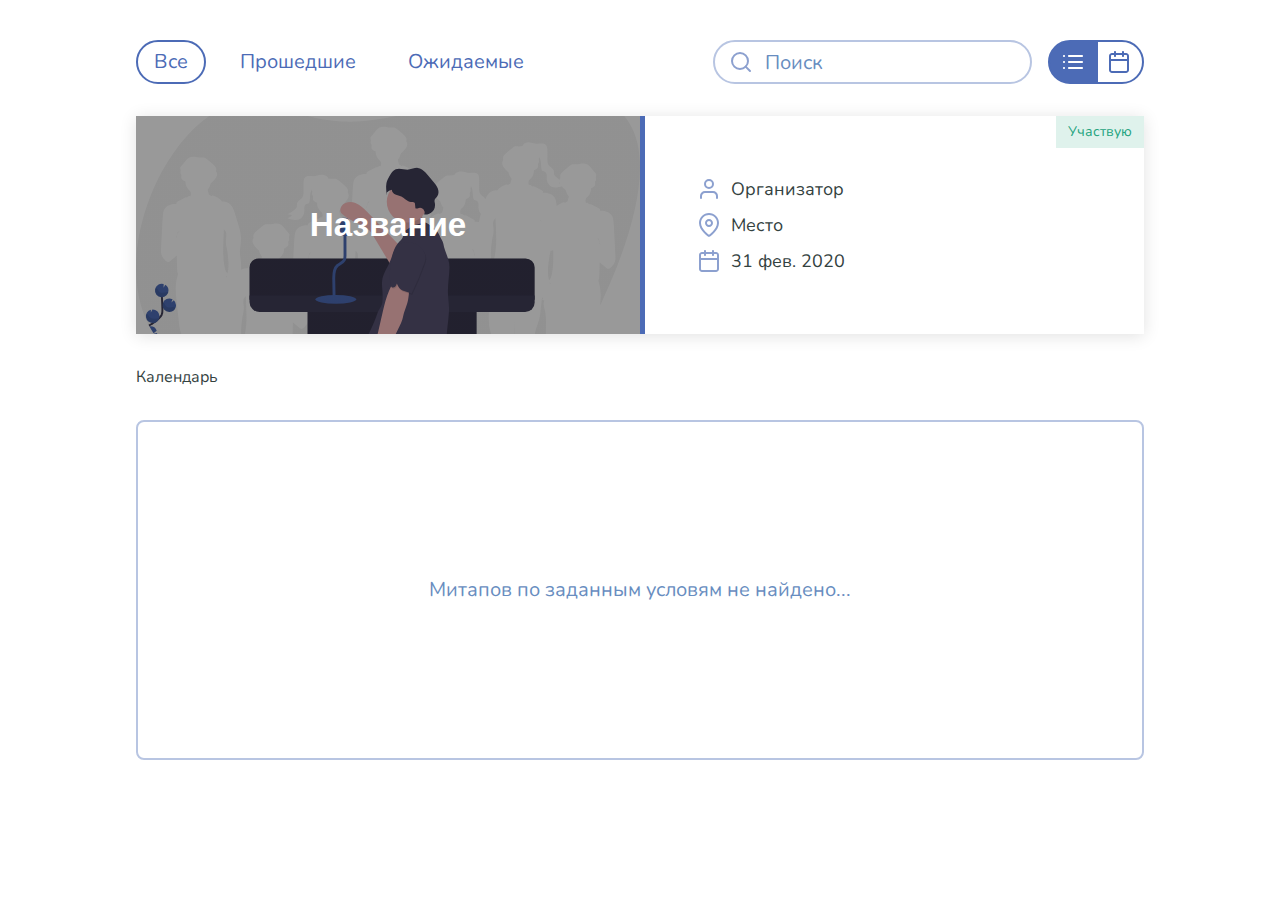
<file: 01-Welcome/02-Vue/index.html>
<!DOCTYPE html>
<html lang="ru">
<head>
  <meta charset="UTF-8">
  <title>Title</title>
  <link rel="stylesheet" href="/assets/styles/index.css">
</head>
<body>

<main class="main">
  <div class="container">
    <div class="filters-panel">
      <div class="filters-panel__col">
        <div class="form-check">
          <div class="form-check__group">
            <input
              class="form-check__input"
              type="radio"
              name="date"
              checked="checked"
              value="all"
            />
            <label class="form-check__label">Все</label>
          </div>
          <div class="form-check__group">
            <input
              class="form-check__input"
              type="radio"
              name="date"
              value="past"
            />
            <label class="form-check__label">Прошедшие</label>
          </div>
          <div class="form-check__group">
            <input
              class="form-check__input"
              type="radio"
              name="date"
              value="future"
            />
            <label class="form-check__label">Ожидаемые</label>
          </div>
        </div>
      </div>

      <div class="filters-panel__col">
        <div class="form-group form-group_inline">
          <div class="input-group input-group_icon input-group_icon-left">
            <img class="icon" alt="icon" src="../../assets/icons/icon-search.svg"/>
            <input
              id="filters-panel__search"
              class="form-control form-control_rounded form-control_sm"
              type="text"
              placeholder="Поиск"
            />
          </div>
        </div>
        <div class="form-group form-group_inline">
        <span>
          <div class="page-tabs">
            <button type="button" class="page-tabs__tab page-tabs__tab_active">
              <svg fill="none" height="28" viewBox="0 0 28 28" width="28" xmlns="http://www.w3.org/2000/svg">
                <path clip-rule="evenodd" d="m5 7c-.55228 0-1 .44772-1 1s.44772 1 1 1h.01c.55228 0 1-.44772 1-1s-.44772-1-1-1zm5 0c-.55228 0-1 .44772-1 1s.44772 1 1 1h13c.5523 0 1-.44772 1-1s-.4477-1-1-1zm0 6c-.55228 0-1 .4477-1 1s.44772 1 1 1h13c.5523 0 1-.4477 1-1s-.4477-1-1-1zm-1 7c0-.5523.44772-1 1-1h13c.5523 0 1 .4477 1 1s-.4477 1-1 1h-13c-.55228 0-1-.4477-1-1zm-5-6c0-.5523.44772-1 1-1h.01c.55228 0 1 .4477 1 1s-.44772 1-1 1h-.01c-.55228 0-1-.4477-1-1zm1 5c-.55228 0-1 .4477-1 1s.44772 1 1 1h.01c.55228 0 1-.4477 1-1s-.44772-1-1-1z" fill-rule="evenodd"></path>
              </svg>
            </button>
            <button type="button" class="page-tabs__tab">
              <svg height="22" viewBox="0 0 20 22" width="20" xmlns="http://www.w3.org/2000/svg">
                <path clip-rule="evenodd" d="m15 1c0-.552285-.4477-1-1-1s-1 .447715-1 1v1h-6v-1c0-.552285-.44772-1-1-1s-1 .447715-1 1v1h-2c-1.65685 0-3 1.34315-3 3v14c0 1.6569 1.34315 3 3 3h14c1.6569 0 3-1.3431 3-3v-14c0-1.65685-1.3431-3-3-3h-2zm3 7v-3c0-.55228-.4477-1-1-1h-2v1c0 .55228-.4477 1-1 1s-1-.44772-1-1v-1h-6v1c0 .55228-.44772 1-1 1s-1-.44772-1-1v-1h-2c-.55228 0-1 .44772-1 1v3zm-16 2h16v9c0 .5523-.4477 1-1 1h-14c-.55228 0-1-.4477-1-1z" fill-rule="evenodd"></path>
              </svg>
            </button>
          </div>
        </span>
        </div>
      </div>
    </div>


    <div class="meetups-list">
      <a href="/meetups/1" class="meetups-list__item">
        <div class="meetups-list__col">
          <div class="meetups-list__cover">
            <h5>Название</h5>
          </div>
        </div>
        <div class="meetups-list__col">
          <div class="meetups-list__description">
            <span class="meetups-list__badge meetups-list__badge_success">Участвую</span>
            <!--                <span class="meetups-list__badge">Организую</span>-->
            <ul class="info-list">
              <li>
                <img class="icon info-list__icon" alt="icon" src="../../assets/icons/icon-user.svg"/>
                Организатор
              </li>
              <li>
                <img class="icon info-list__icon" alt="icon" src="../../assets/icons/icon-map.svg"/>
                Место
              </li>
              <li>
                <img class="icon info-list__icon" alt="icon" src="../../assets/icons/icon-cal-lg.svg"/>
                <time datetime="2020-02-31">31 фев. 2020</time>
              </li>
            </ul>
          </div>
        </div>
      </a>
    </div>
    <div>Календарь</div>

    <div class="meetup__empty">Митапов по заданным условям не найдено...</div>

  </div>
</main>

<script type="module" src="./script.js"></script>
</body>
</html>
</file>
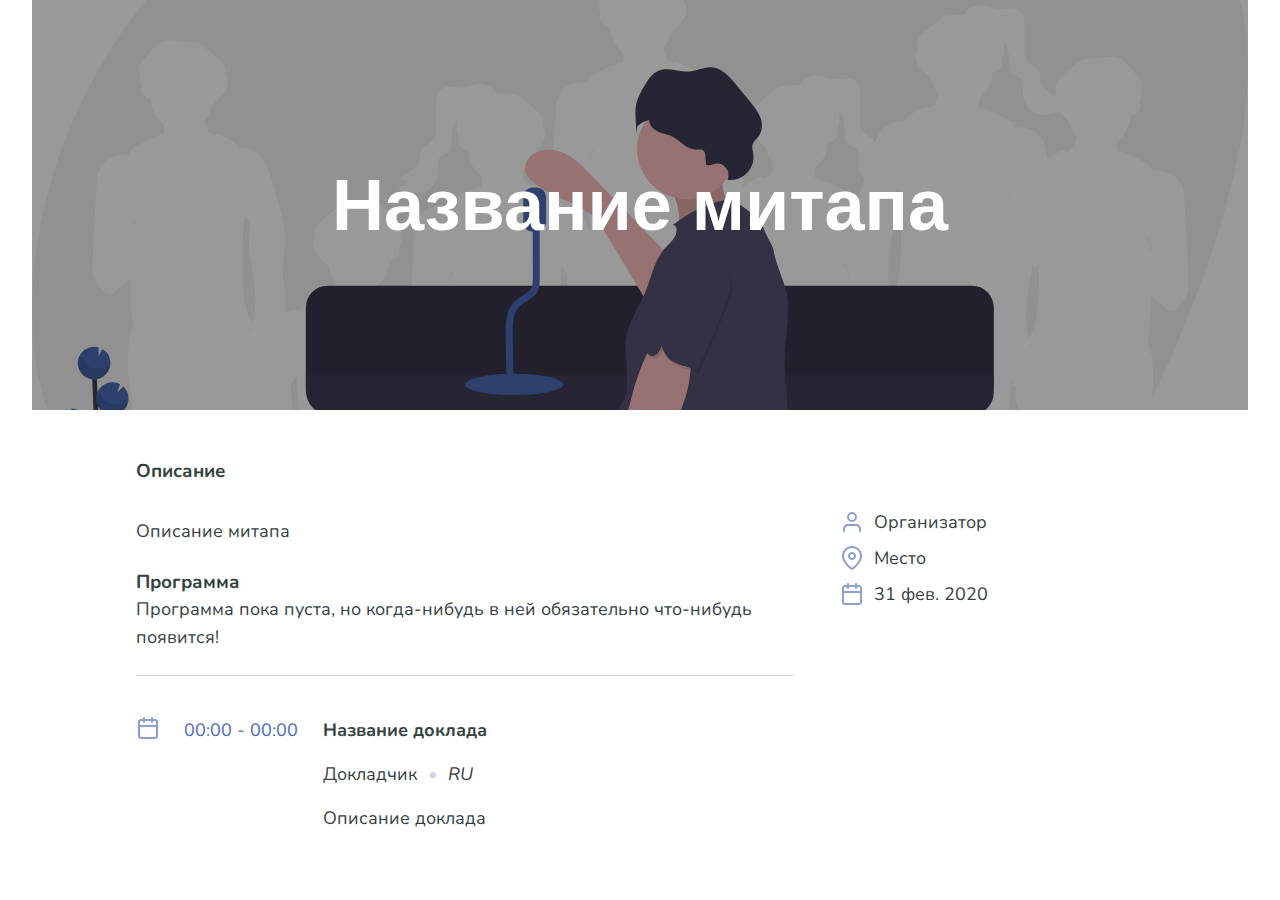
<file: 01-Welcome/03-Homework/index.html>
<!doctype html>
<html lang="ru">
<head>
  <meta charset="UTF-8">
  <meta name="viewport"
        content="width=device-width, user-scalable=no, initial-scale=1.0, maximum-scale=1.0, minimum-scale=1.0">
  <meta http-equiv="X-UA-Compatible" content="ie=edge">
  <link rel="stylesheet" href="/assets/styles/index.css">
  <title>1-module-2-task</title>
</head>
<body>
<div id="app">
  <div>
    <div class="meetup-cover">
      <h1 class="meetup-cover__title">Название митапа</h1>
    </div>

    <div class="container">
      <div class="meetup">
        <div class="meetup__content">
          <h3>Описание</h3>
          <p class="meetup-description">Описание митапа</p>

          <h3>Программа</h3>
          <div class="meetup-agenda">
            <p class="meetup-agenda__empty">Программа пока пуста, но когда-нибудь в ней обязательно что-нибудь появится!</p>
            <div class="meetup-agenda__item">
              <div class="meetup-agenda__item-col">
                <img class="icon" alt="icon" src="/assets/icons/icon-cal-sm.svg" />
              </div>
              <div class="meetup-agenda__item-col">00:00 - 00:00</div>
              <div class="meetup-agenda__item-col">
                <h5 class="meetup-agenda__title">Название доклада</h5>
                <p><span>Докладчик</span><span class="meetup-agenda__dot"></span><span class="meetup-agenda__lang">RU</span></p>
                <p>Описание доклада</p>
              </div>
            </div>

          </div>
        </div>

        <div class="meetup__aside">
          <ul class="info-list">
            <li>
              <img class="icon info-list__icon" alt="icon" src="/assets/icons/icon-user.svg" />
              Организатор
            </li>
            <li>
              <img class="icon info-list__icon" alt="icon" src="/assets/icons/icon-map.svg" />
              Место
            </li>
            <li>
              <img class="icon info-list__icon" alt="icon" src="/assets/icons/icon-cal-lg.svg" />
              <time datetime="2020-02-31">31 фев. 2020</time>
            </li>
          </ul>
        </div>
      </div>
    </div>
  </div>
</div>

<script type="module" src="script.js"></script>
</body>
</html>
</file>
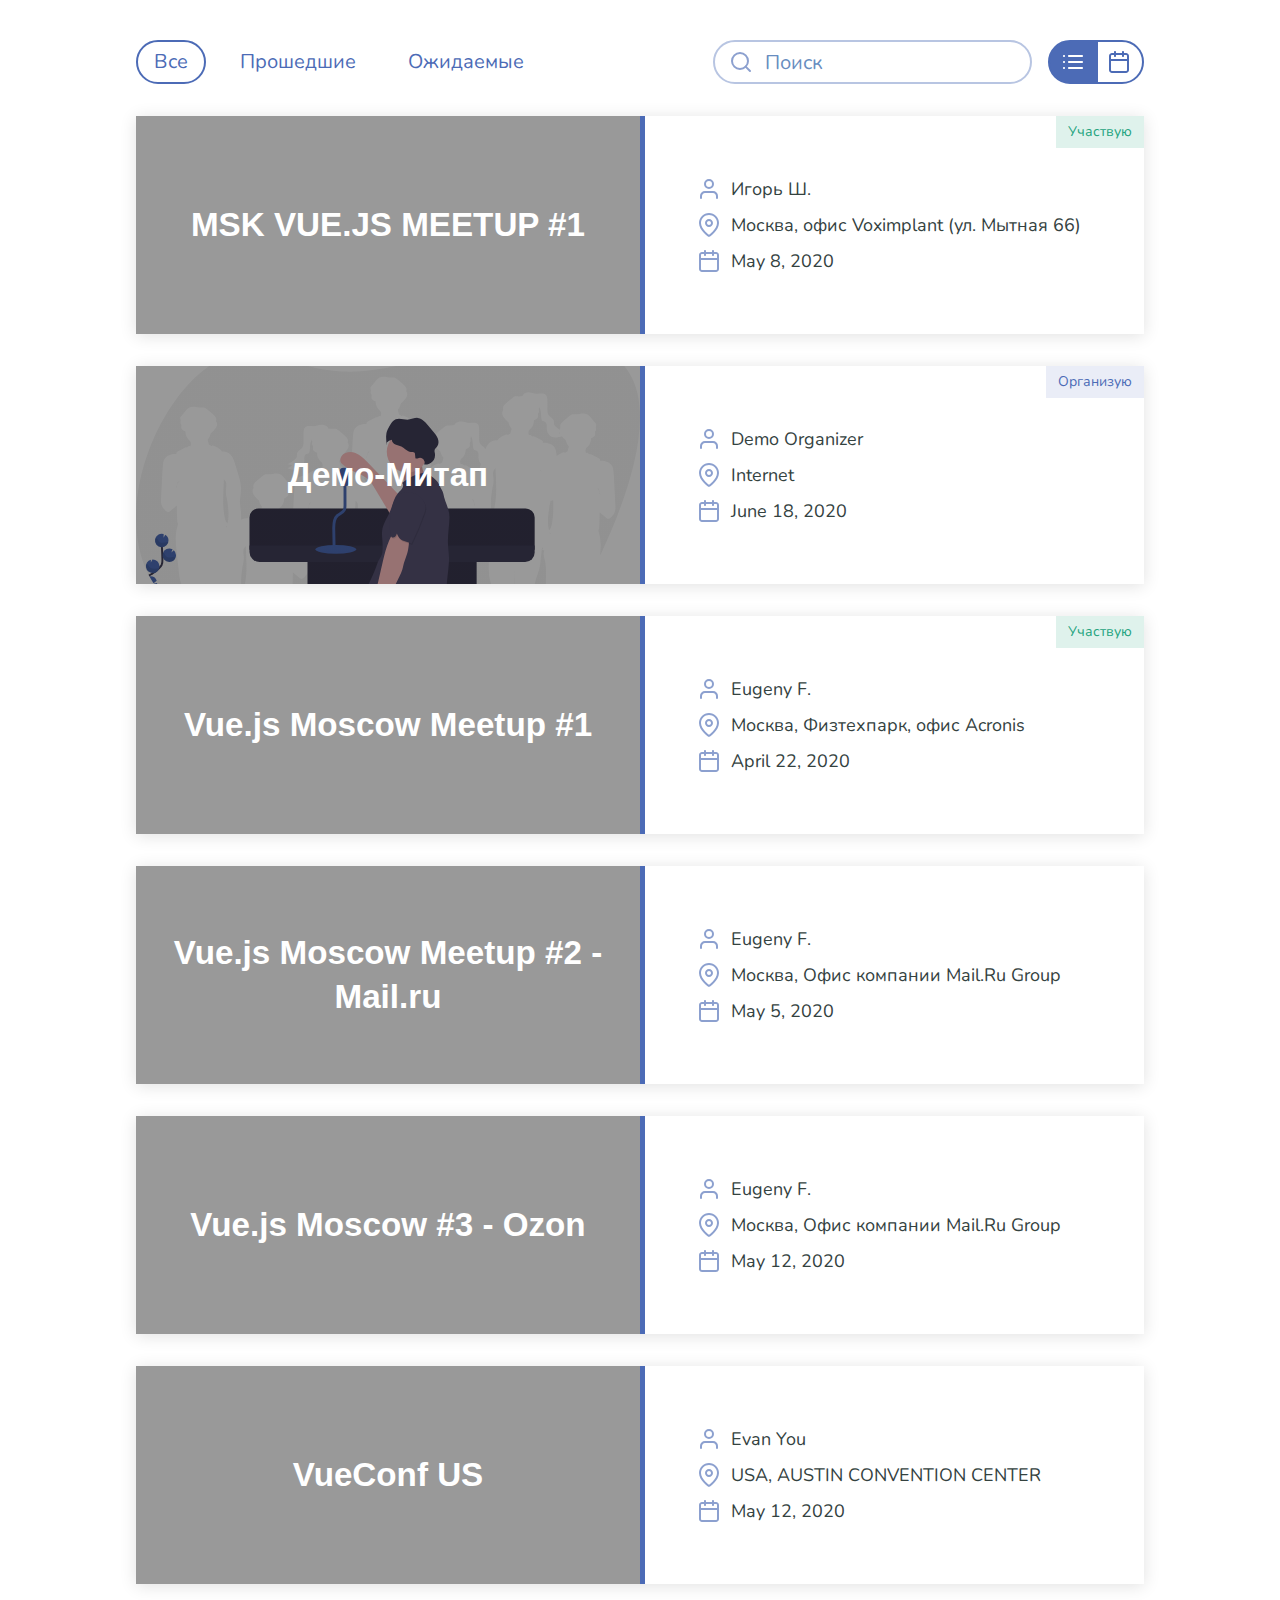
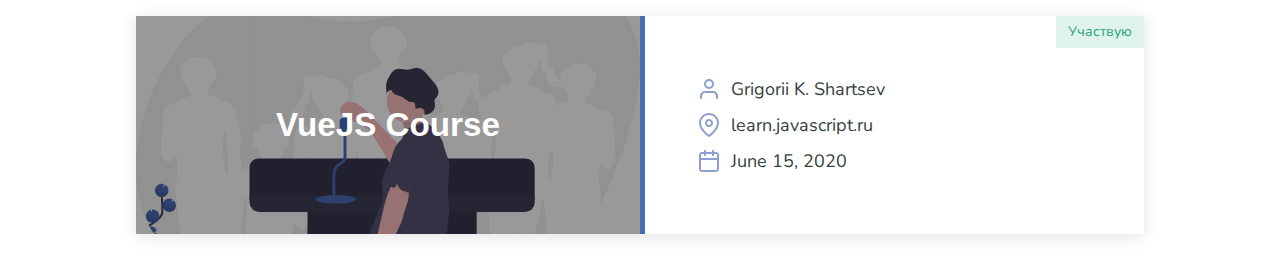
<file: 02-Components/02-MeetupsPage/index.html>
<!DOCTYPE html>
<html lang="ru">
<head>
  <meta charset="UTF-8">
  <title>Title</title>
  <link rel="stylesheet" href="/assets/styles/index.css">
  <link rel="stylesheet" href="./transitions.css">
</head>
<body>

<main id="app" class="main">
  <meetups-page></meetups-page>
</main>

<script type="module" src="./script.js"></script>
</body>
</html>
</file>
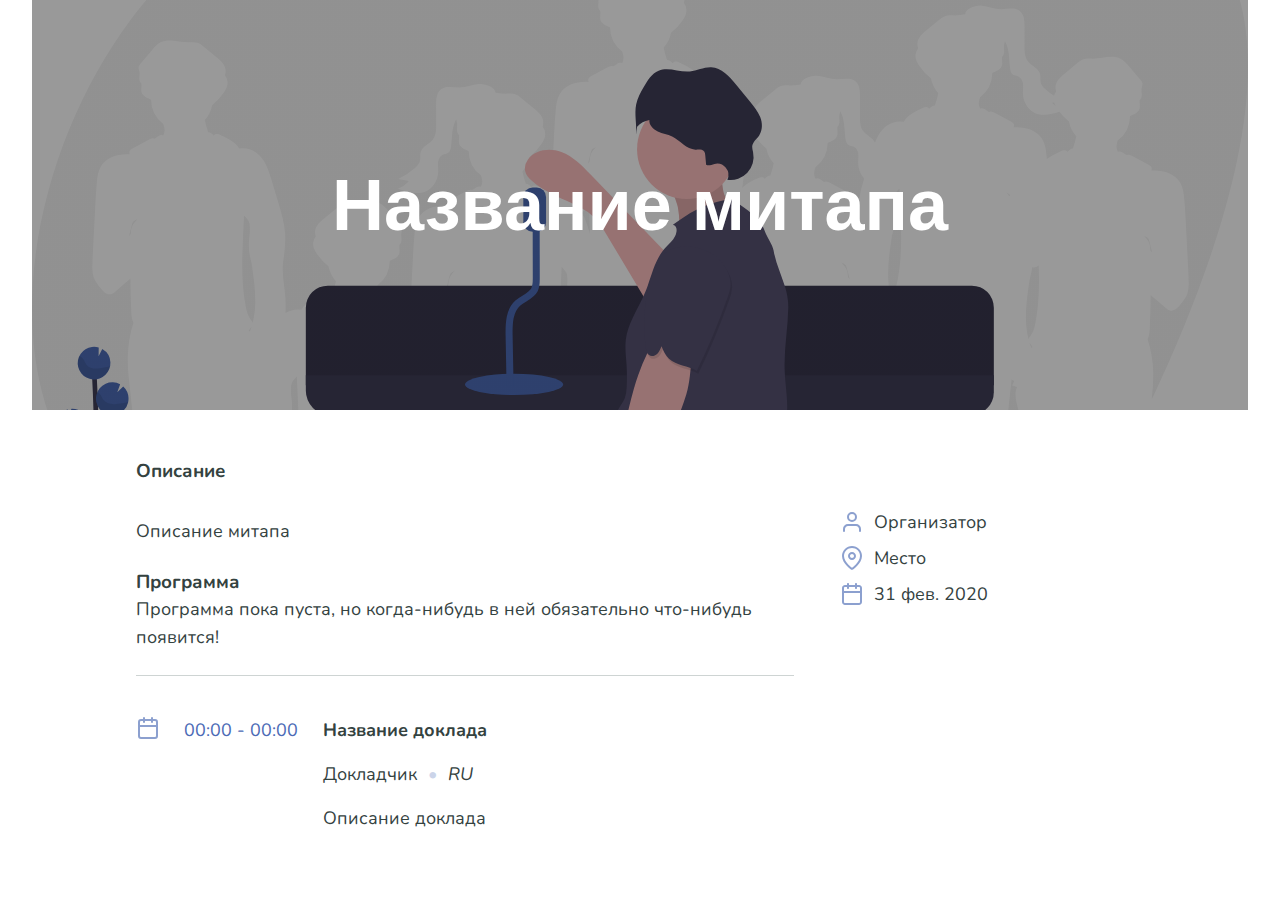
<file: 01-Welcome/03-Homework/2-task/index.html>
<!doctype html>
<html lang="ru">
<head>
  <meta charset="UTF-8">
  <meta name="viewport"
        content="width=device-width, user-scalable=no, initial-scale=1.0, maximum-scale=1.0, minimum-scale=1.0">
  <meta http-equiv="X-UA-Compatible" content="ie=edge">
  <link rel="stylesheet" href="/assets/styles/index.css">
  <title>Meetup Page Draft</title>
</head>
<body>
<div id="app">
  <div>
    <div class="meetup-cover">
      <h1 class="meetup-cover__title">Название митапа</h1>
    </div>

    <div class="container">
      <div class="meetup">
        <div class="meetup__content">
          <h3>Описание</h3>
          <p class="meetup-description">Описание митапа</p>

          <h3>Программа</h3>
          <div class="meetup-agenda">
            <p class="meetup-agenda__empty">Программа пока пуста, но когда-нибудь в ней обязательно что-нибудь появится!</p>
            <div class="meetup-agenda__item">
              <div class="meetup-agenda__item-col">
                <img class="icon" alt="icon" src="/assets/icons/icon-cal-sm.svg" />
              </div>
              <div class="meetup-agenda__item-col">00:00 - 00:00</div>
              <div class="meetup-agenda__item-col">
                <h5 class="meetup-agenda__title">Название доклада</h5>
                <p><span>Докладчик</span><span class="meetup-agenda__dot"></span><span class="meetup-agenda__lang">RU</span></p>
                <p>Описание доклада</p>
              </div>
            </div>

          </div>
        </div>

        <div class="meetup__aside">
          <ul class="info-list">
            <li>
              <img class="icon info-list__icon" alt="icon" src="/assets/icons/icon-user.svg" />
              Организатор
            </li>
            <li>
              <img class="icon info-list__icon" alt="icon" src="/assets/icons/icon-map.svg" />
              Место
            </li>
            <li>
              <img class="icon info-list__icon" alt="icon" src="/assets/icons/icon-cal-lg.svg" />
              <time datetime="2020-02-31">31 фев. 2020</time>
            </li>
          </ul>
        </div>
      </div>
    </div>
  </div>
</div>

<script type="module" src="script.js"></script>
</body>
</html>
</file>
<file: assets/styles/index.css>
@import "_variables.css";
@import "_button.css";
@import "_typography.css";
@import "_form-check.css";
@import "_common_forms.css";
@import "_page_404.css";
@import "_page_forms.css";
@import "_page_onboarding.css";
@import "_page_meetups.css";
@import "_footer.css";
@import "_forms.css";
@import "_toast.css";
@import "_checkbox.css";
@import "_dropdown.css";
@import "_header.css";
@import "_page-tabs.css";
@import "_content-tabs.css";
@import "_meetup-list.css";
@import "_meetup-cover.css";
@import "_meetup-layout.css";
@import "_meetup-agenda.css";
@import "_meetup-form.css";
@import "_lists.css";
@import "_calendar.css";
@import "_common.css";
</file>
<file: 02-Components/02-MeetupsPage/transitions.css>
/* Стили для анимации изменения состояния <transition> с именем fade */
.fade-enter-active,
.fade-leave-active {
  transition: opacity 0.2s ease-in-out;
}

.fade-enter,
.fade-leave-to {
  opacity: 0;
}


.transition-list {
  position: relative;
}

.transition-list > * {
  transition: all 0.3s ease-out;
}

/* Стили для анимации изменения состояния списка <transition-group> с именем transition-list */
.transition-list-leave-active {
  position: absolute !important;
  left: 0;
  right: 0;
}

.transition-list-enter,
.transition-list-leave-to {
  opacity: 0;
}

.transition-list-move {
  transition: transform 0.3s;
}
</file>
